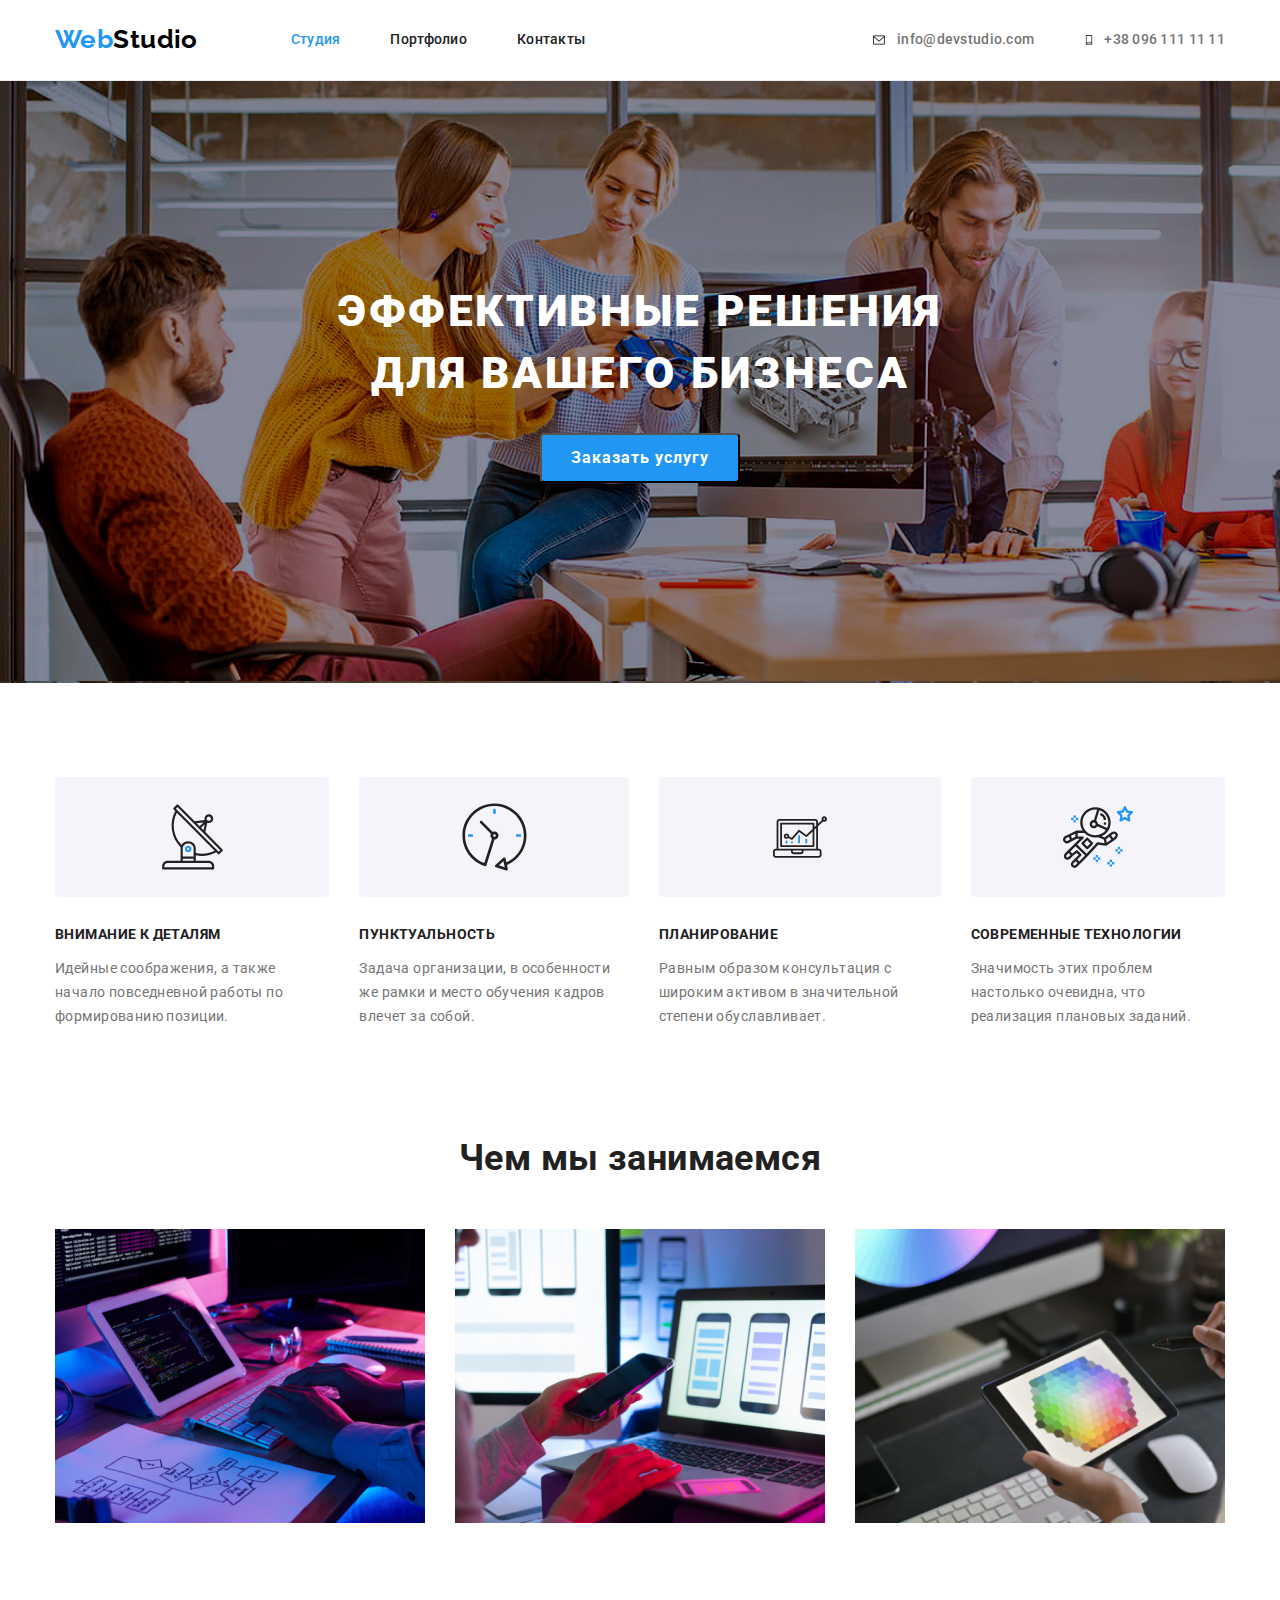
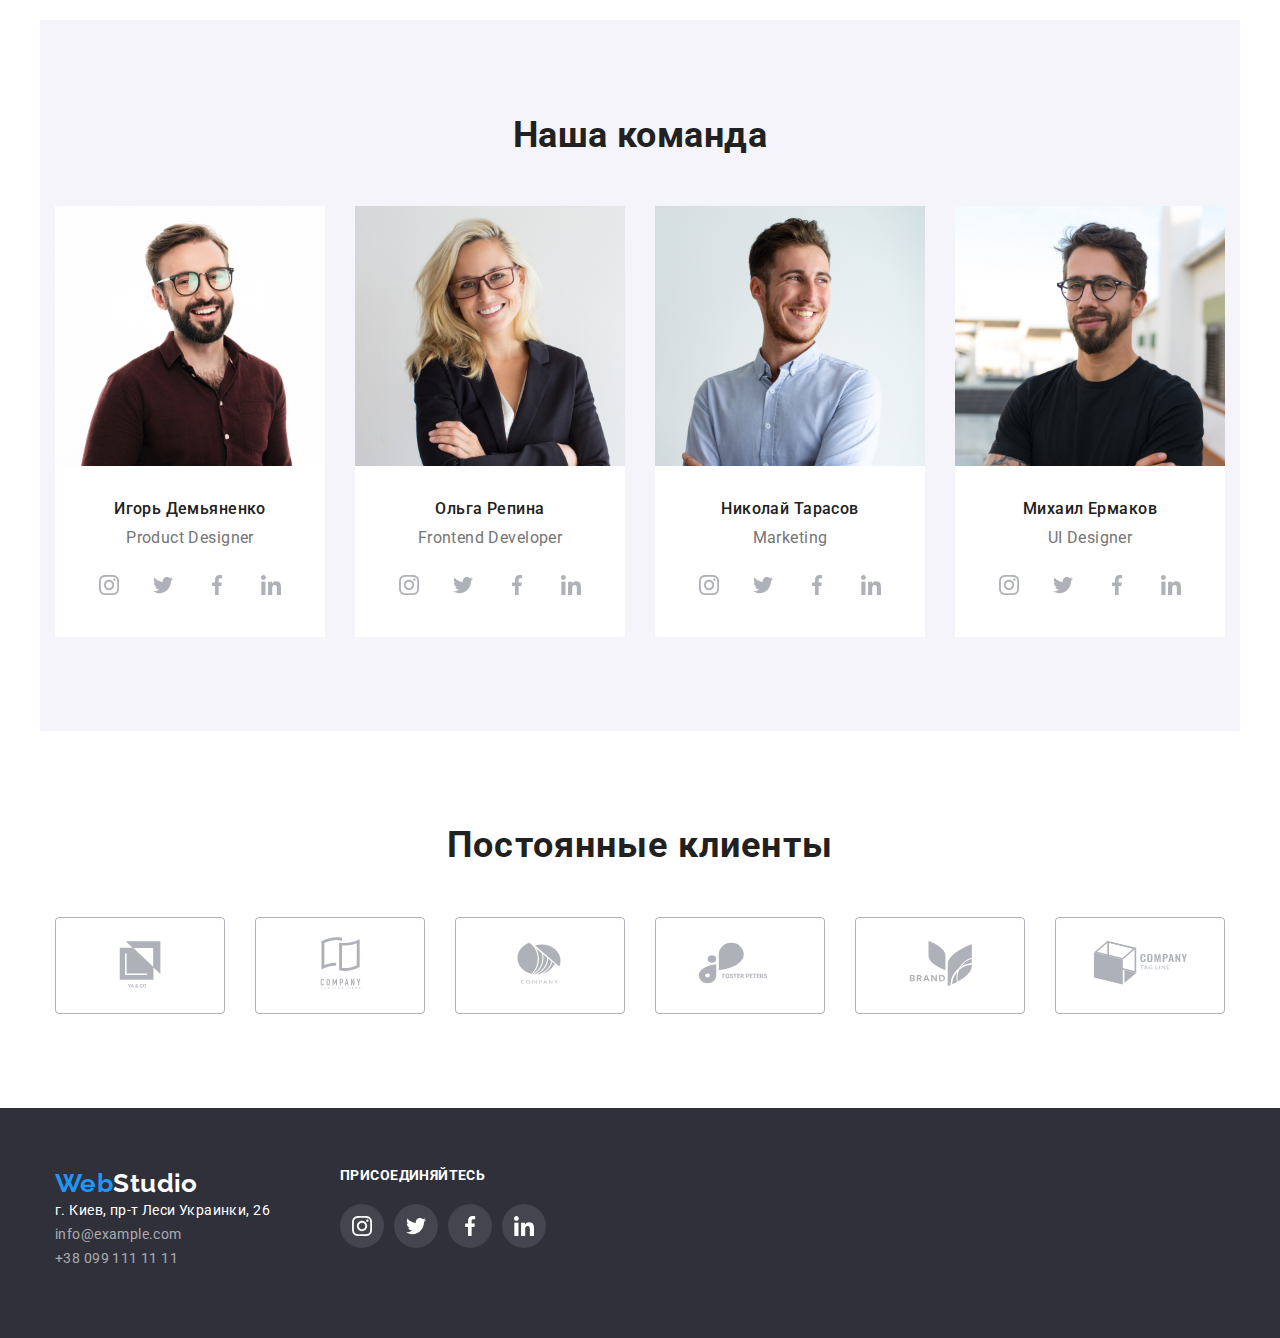
<file: index.html>
<!DOCTYPE html>
<html lang="ru">
<head>
    <meta charset="UTF-8">
    <meta http-equiv="X-UA-Compatible" content="IE=edge">
    <meta name="viewport" content="width=device-width, initial-scale=1.0">
    <title>Studio</title>
    <link rel="preconnect" href="https://fonts.googleapis.com"/>
    <link rel="preconnect" href="https://fonts.gstatic.com" crossorigin/>
    <link href="https://fonts.googleapis.com/css2?family=Raleway:wght@700&family=Roboto:wght@400;500;700;900&display=swap"
        rel="stylesheet"/>
    <link rel="stylesheet" href="https://cdnjs.cloudflare.com/ajax/libs/modern-normalize/1.0.0/modern-normalize.min.css" />
    <link rel="stylesheet" href="./css/styles.css"/>
</head>
<body>
    <header class="header">
        <div class="container main-header">
            <div>            
            <a href="./index.html" class="logo">Web<span>Studio</span></a>
            </div>            
            <nav>
        <ul class="site-nav">                        
            <li class="item">
                <a class="link current" href="./">Студия</a></li>
            <li class="item">
                <a class="link" href="./portfolio.html">Портфолио</a></li>
            <li class="item">
                <a class="link" href="./">Контакты</a></li>                    
        </ul>
            </nav>
              <ul class="address">
            <li class="item">
                
                <a class="mail" href="mailto:info@devstudio.com">
                    <svg class="item-envelope" width="16" height="12">
                        <use href="./images/sprite.svg#icon-envelope"></use>
                    </svg>
                    <span>info@devstudio.com</span></a></li> 
                <a class="number" href="+380961111111">
                    <svg class="item-smartphone" width="10" height="16">
                       <use href="./images/sprite.svg#icon-smartphone"></use>
                    </svg>
                    <span>+38 096 111 11 11</span></a></li>
        </ul>          
        </div>        
    </header>
    <main>
      <section class="hero">
           <h1 class="hero-title">Эффективные решения <br> для вашего бизнеса</h1>
            <button type="button" class="hero-button">Заказать услугу</button>
      </section>
      <section class="section"> 
        <div class="container">
        <h2 class="section-title hidden">Характеристики бизнес решений</h2>
    <ul class="business">
        <li class="item">
            <div class="picture-icon">
            <svg width="65" height="70">
                <use href="./images/sprite.svg#icon-antenna"></use>
            </svg>
            </div>
            <h3 class="title">Внимание к деталям</h3>
            <p class="business-text">Идейные соображения, а также начало повседневной работы по формированию позиции.</p>
        </li>
        <li class="item">
            <div class="picture-icon">
            <svg width="67" height="70">
                <use href="./images/sprite.svg#icon-clock"></use>
            </svg>
            </div>
            <h3 class="title">Пунктуальность</h3>
            <p class="business-text">Задача организации, в особенности же рамки и место обучения кадров влечет за собой.</p>
        </li>
        <li class="item">
            <div class="picture-icon">
            <svg width="70" height="54">
                <use href="./images/sprite.svg#icon-diagram"></use>
            </svg>
            </div>
            <h3 class="title">Планирование</h3>
            <p class="business-text">Равным образом консультация с широким активом в значительной степени обуславливает.</p>
        </li>
        <li class="item">
            <div class="picture-icon">
            <svg width="70" height="70">
                <use href="./images/sprite.svg#icon-astronaut"></use>
            </svg>
            </div>
            <h3 class="title">Современные технологии</h3>
            <p class="business-text">Значимость этих проблем настолько очевидна, что реализация плановых заданий.</p>
        </li>
    </ul>
    </div>
  </section>
  <section class="section what-we-do">
    <div class="container">
    <h2 class="section-title">Чем мы занимаемся</h2>
    <ul class="picture">
        <li class="item"><img src="./images/img-4.jpg" class="picture-image no-gap" alt="Рабочий стол с гаджетами" width="370"></li>
        <li class="item"><img src="./images/img-5.jpg" class="picture-image no-gap" alt="Гаджеты" width="370"></li>
        <li class="item"><img src="./images/img-6.jpg" class="picture-image no-gap" alt="Айпед" width="370"></li>
    </ul>
    </div>
  </section>
  <section  class="section team">
    <div class="container">
    <h2 class="section-title team">Наша команда</h2>
    <ul class="team">
                <li class="item"><img src="./images/img-igor.jpg" class="team-foto" alt="Фото1" width="270">
        <h3 class="title">Игорь Демьяненко</h3>
        <p class="team-text">Product Designer</p>
        <ul class="socials">
            <li class="socials-item">
                <a class="socials-link" href="" >
                    <svg class="socials-icon" width="20" height="20">
                        <use href="./images/sprite.svg#icon-instagram"></use>
                    </svg>
                </a>
            </li>            
            <li class="socials-item">
                <a class="socials-link" href="" >
                    <svg class="socials-icon" width="20" height="20">
                        <use href="./images/sprite.svg#icon-twitter"></use>
                    </svg>
                </a>
            </li>
            <li class="socials-item">
                <a class="socials-link" href="" >
                    <svg class="socials-icon" width="20" height="20">
                        <use href="./images/sprite.svg#icon-facebook"></use>
                    </svg>
                </a>
            </li>
            <li class="socials-item">
                <a class="socials-link" href="" >
                    <svg class="socials-icon" width="20" height="20">
                        <use href="./images/sprite.svg#icon-linkedin"></use>
                    </svg>
                </a>
            </li>
        </ul>
        </li>
        
        <li class="item"><img src="./images/img-olga.jpg" class="team-foto" alt="Фото2" width="270">
        <h3 class="title">Ольга Репина</h3>     
        <p class="team-text">Frontend Developer</p>
        <ul class="socials">
            <li class="socials-item">
                <a class="socials-link" href="">
                    <svg class="socials-icon" width="20" height="20">
                        <use href="./images/sprite.svg#icon-instagram"></use>
                    </svg>
                </a>
            </li>
            <li class="socials-item">
                <a class="socials-link" href="">
                    <svg class="socials-icon" width="20" height="20">
                        <use href="./images/sprite.svg#icon-twitter"></use>
                    </svg>
                </a>
            </li>
            <li class="socials-item">
                <a class="socials-link" href="">
                    <svg class="socials-icon" width="20" height="20">
                        <use href="./images/sprite.svg#icon-facebook"></use>
                    </svg>
                </a>
            </li>
            <li class="socials-item">
                <a class="socials-link" href="">
                    <svg class="socials-icon" width="20" height="20">
                        <use href="./images/sprite.svg#icon-linkedin"></use>
                    </svg>
                </a>
            </li>
        </ul>
        </li>
        
                <li class="item"><img src="./images/img-niki.jpg" class="team-foto" alt="Фото3" width="270">
        <h3 class="title">Николай Тарасов</h3>
        <p class="team-text">Marketing</p>
        <ul class="socials">
            <li class="socials-item">
                <a class="socials-link" href="">
                    <svg class="socials-icon" width="20" height="20">
                        <use href="./images/sprite.svg#icon-instagram"></use>
                    </svg>
                </a>
            </li>
            <li class="socials-item">
                <a class="socials-link" href="">
                    <svg class="socials-icon" width="20" height="20">
                        <use href="./images/sprite.svg#icon-twitter"></use>
                    </svg>
                </a>
            </li>           
            <li class="socials-item">
                <a class="socials-link" href="">
                    <svg class="socials-icon" width="20" height="20">
                        <use href="./images/sprite.svg#icon-facebook"></use>
                    </svg>
                </a>
            </li>
            <li class="socials-item">
                <a class="socials-link" href="">
                    <svg class="socials-icon" width="20" height="20">
                        <use href="./images/sprite.svg#icon-linkedin"></use>
                    </svg>
                </a>
            </li>
        </ul>
         </li>
        
        <li class="item"><img src="./images/img-mik.jpg" class="team-foto" alt="Фото4" width="270">
        <h3 class="title">Михаил Ермаков</h3>
        <p class="team-text">UI Designer</p>
        <ul class="socials">
            <li class="socials-item">
                <a class="socials-link" href="">
                    <svg class="socials-icon" width="20" height="20">
                        <use href="./images/sprite.svg#icon-instagram"></use>
                    </svg>
                </a>
            </li>
            <li class="socials-item">
                <a class="socials-link" href="">
                    <svg class="socials-icon" width="20" height="20">
                        <use href="./images/sprite.svg#icon-twitter"></use>
                    </svg>
                </a>
            </li>
            <li class="socials-item">
                <a class="socials-link" href="">
                    <svg class="socials-icon" width="20" height="20">
                        <use href="./images/sprite.svg#icon-facebook"></use>
                    </svg>
                </a>
            </li>
            <li class="socials-item">
                <a class="socials-link" href="">
                    <svg class="socials-icon" width="20" height="20">
                        <use href="./images/sprite.svg#icon-linkedin"></use>
                    </svg>
                </a>
            </li>
        </ul>
        </li> 
                       
    </ul>
    </div>
  </section> 
  <section class="clients">
    <div class="container">
        <h2 class="clients-titel">Постоянные клиенты</h2>
        <ul class="clients-flex-row">
            <li class="clients-item">
                <a class="clients-link" href="">
                <svg width="106" height="60">
                    <use href="./images/sprite.svg#icon-logo6"></use>
                </svg>
            </a></li>
            <li class="clients-item">
                <a class="clients-link" href="">
                <svg width="106" height="60">
                    <use href="./images/sprite.svg#icon-Logo-1"></use>
                </svg>
            </a></li>
            <li class="clients-item">
                <a class="clients-link" href="">
                <svg width="106" height="60">
                    <use href="./images/sprite.svg#icon-Logo-2"></use>
                </svg>
            </a></li>
            <li class="clients-item">
                <a class="clients-link" href="">
                <svg class="icons_logo" width="106" height="60">
                    <use href="./images/sprite.svg#icon-Logo-3"></use>
                </svg>
            </a></li>
            <li class="clients-item">
                <a class="clients-link" href="">
                <svg width="106" height="60">
                    <use href="./images/sprite.svg#icon-Logo-4"></use>
                </svg>
            </a></li>
            <li class="clients-item">
                <a class="clients-link" href="">
                <svg width="106" height="60">
                    <use href="./images/sprite.svg#icon-Logo-5"></use>
                </svg>
            </a></li>
        </ul>
    </div>
  </section>
</main>
  <footer class="footer">
    <div class="container">
    <div class="footer-flex-row"> 
        <div class="col">
    <a href="./index.html" class="footer-logo">Web<span>Studio</span></a>
<address class="adress-adress">
    <ul class="address-footer">
        <li class="item"><a href="https://bit.ly/3pXMvUd" class="main" target="_blank" rel="noopener noreferrer">г. Киев, пр-т
                Леси Украинки, 26</a></li>
        <li class="item"><a class="mail" href="mailto:info@devstudio.com"  >info@example.com</a></li>
        <li class="item"><a class="number" href="tel:+380991111111">+38 099 111 11 11</a></li>
    </ul>
    </address>
    </div>
    <div class="col">
               <h3 class="socials-footer-titel">присоединяйтесь</h3>
                <ul class="socials">
                    <li class="socials-item">
                          <a class="socials-link" href="">
                            <svg class="socials-icon" width="20" height="20">
                                <use href="./images/sprite.svg#icon-instagram"></use>
                            </svg>
                        </a>
                    </li>
                    <li class="socials-item">
                        <a class="socials-link" href="">
                            <svg class="socials-icon" width="20" height="20">
                                <use href="./images/sprite.svg#icon-twitter"></use>
                            </svg>
                        </a>
                    </li>
                    <li class="socials-item">
                        <a class="socials-link" href="">
                            <svg class="socials-icon" width="20" height="20">
                                <use href="./images/sprite.svg#icon-facebook"></use>
                            </svg>
                        </a>
                    </li>
                    <li class="socials-item">
                        <a class="socials-link" href="">
                            <svg class="socials-icon" width="20" height="20">
                                <use href="./images/sprite.svg#icon-linkedin"></use>
                            </svg>
                        </a>
                    </li>
                </ul>
              </div>
</div>
</div>
</footer>
</body>
</html>
</file>
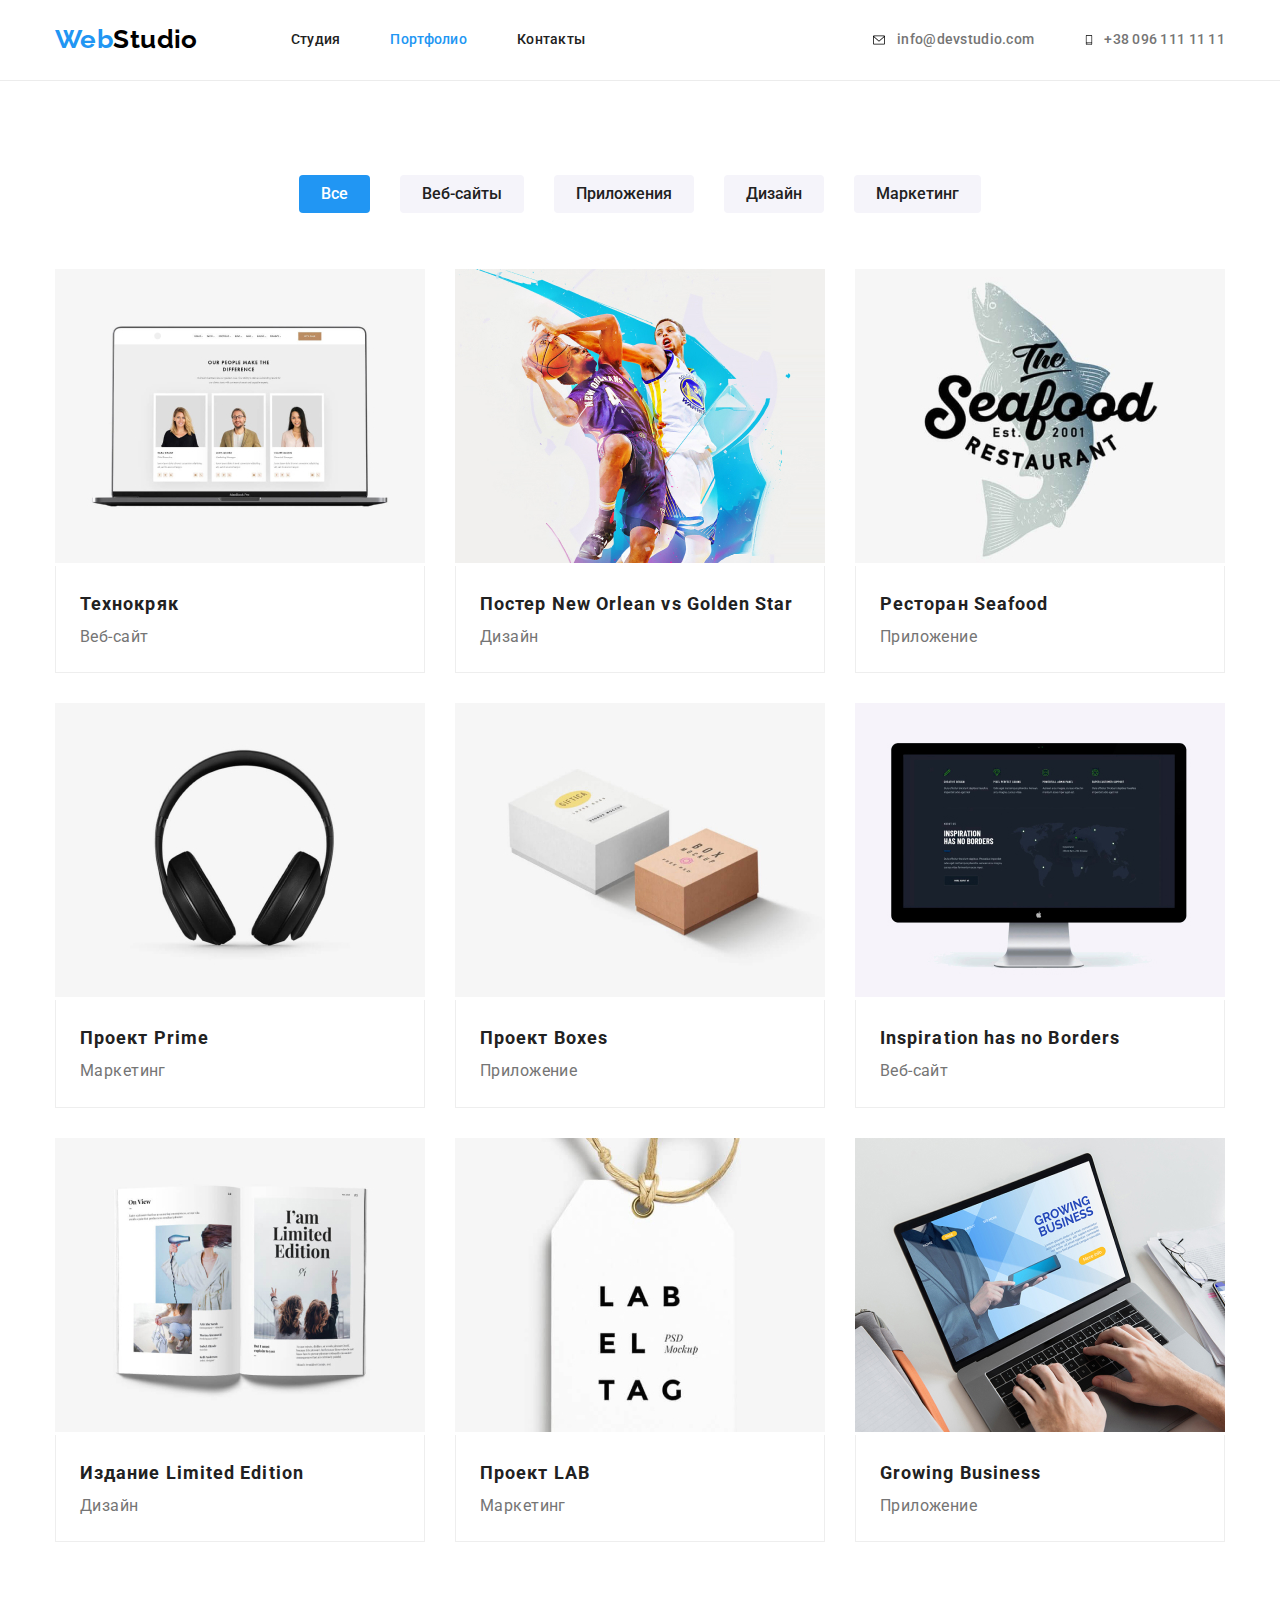
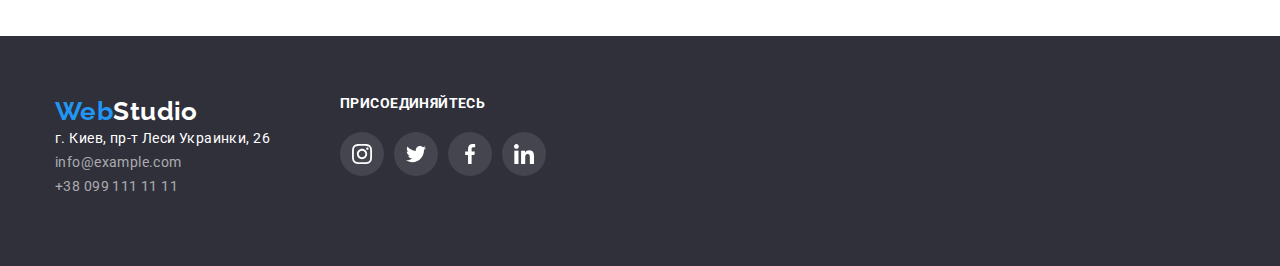
<file: portfolio.html>
<!DOCTYPE html>
 <html lang="ru">
 <head>
    <meta charset="UTF-8">
    <meta http-equiv="X-UA-Compatible" content="IE=edge">
    <meta name="viewport" content="width=device-width, initial-scale=1.0">
    <title>Portfolio</title>
    <link rel="preconnect" href="https://fonts.googleapis.com"/>
    <link rel="preconnect" href="https://fonts.gstatic.com" crossorigin/>
    <link href="https://fonts.googleapis.com/css2?family=Raleway:wght@700&family=Roboto:wght@400;500;700;900&display=swap"
        rel="stylesheet"/>
    <link rel="stylesheet" href="https://cdnjs.cloudflare.com/ajax/libs/modern-normalize/1.0.0/modern-normalize.min.css" />
   <link rel="stylesheet" href="./css/styles.css"/>
</head>
<body>
<header class="header">
    <div class="container main-header">
        <div>
            <a href="./index.html" class="logo">Web<span>Studio</span></a>
        </div>
        <nav>
            <ul class="site-nav">
                <li class="item">
                    <a class="link" href="./">Студия</a>
                </li>
                <li class="item">
                    <a class="link current" href="./portfolio.html">Портфолио</a>
                </li>
                <li class="item">
                    <a class="link" href="./">Контакты</a>
                </li>
            </ul>
        </nav>
        <ul class="address">
            <li class="item">

                <a class="mail" href="mailto:info@devstudio.com">
                    <svg class="item-envelope" width="16" height="12">
                        <use href="./images/sprite.svg#icon-envelope"></use>
                    </svg>
                    <span>info@devstudio.com</span></a>
            </li>
            <a class="number" href="+380961111111">
                <svg class="item-smartphone" width="10" height="16">
                    <use href="./images/sprite.svg#icon-smartphone"></use>
                </svg>
                <span>+38 096 111 11 11</span></a></li>
        </ul>
    </div>
</header>
<main>
    <section class="section">               
    <h1 class="element-invisible">Наши работы</h1>
    <div class="container">
    <ul class="filter">
        <li class="item"><button class="filter-button active" type="button">Все</button></li>
        <li class="item"><button class="filter-button" type="button">Веб-сайты</button></li>
        <li class="item"><button class="filter-button" type="button">Приложения</button></li>
        <li class="item"><button class="filter-button" type="button">Дизайн</button></li>
        <li class="item"><button class="filter-button" type="button">Маркетинг</button></li>
    </ul> 
    </div>
    <div class="container">
        <ul class="cards">            
            <li class="item">
                <div class="card">
                <img src="./images/img1.jpg" alt="Экран с фотографиями" width="370">
                <div class="card-border">
               <h2 class="title">Технокряк</h2>
               <p class="card-text">Веб-сайт</p> 
            </div>
            </div>
            </li>
            <li class="item">
                <div class="card">
                <img src="./images/img2.jpg" alt="Баскетболисты" width="370">
                <div class="card-border">
                <h2 class="title">Постер New Orlean vs Golden Star</h2>
                <p class="card-text">Дизайн</p>
                </div>
                </div>
            </li>
            <li class="item">
                <div class="card">
                <img src="./images/img3.jpg" alt="Эмблема ресторана" width="370">
                <div class="card-border">
                <h2 class="title">Ресторан Seafood</h2>
                <p class="card-text">Приложение</p>
                </div>
                </div>
            </li>
            <li class="item">
                <div class="card">
                <img src="./images/img4.jpg" alt="Наушники накладные" width="370">
                <div class="card-border">
                <h2 class="title">Проект Prime</h2>
                <p class="card-text">Маркетинг</p>
                </div>
                </div>
            </li>
            <li class="item">
                <div class="card">
                <img src="./images/img5.jpg" alt="Коробки" width="370">
                <div class="card-border">
                <h2 class="title">Проект Boxes</h2>
                <p class="card-text">Приложение</p>
                </div>
                </div>
            </li>
            <li class="item">
                <div class="card">
                <img src="./images/img6.jpg" alt="Монитор" width="370">
                <div class="card-border">
                <h2 class="title">Inspiration has no Borders</h2>
                <p class="card-text">Веб-сайт</p>
                </div>
                </div>
            </li>
            <li class="item">
                <div class="card">
                <img src="./images/img7.jpg" alt="Открытая книга" width="370">
                <div class="card-border">
                <h2 class="title">Издание Limited Edition</h2>
                <p class="card-text">Дизайн</p>
                </div>
                </div>
            </li>
            <li class="item">
                <div class="card">
                <img src="./images/img8.jpg" alt="Бирка" width="370">
                <div class="card-border">
                <h2 class="title">Проект LAB</h2>
                <p class="card-text">Маркетинг</p>
                </div>
                </div>
            </li>
            <li class="item">
                <div class="card">
                <img src="./images/img9.jpg" alt="Ноутбук" width="370">
                <div class="card-border">
                <h2 class="title">Growing Business</h2>
                <p class="card-text">Приложение</p>
                </div>
                </div>
            </li>
        </ul>
    </div>
    </section>
</main>
<footer class="footer">
    <div class="container">
        <div class="footer-flex-row">
            <div class="col">
                <a href="./index.html" class="footer-logo">Web<span>Studio</span></a>
                <address class="adress-adress">
                    <ul class="address-footer">
                        <li class="item"><a href="https://bit.ly/3pXMvUd" class="main" target="_blank"
                                rel="noopener noreferrer">г. Киев, пр-т
                                Леси Украинки, 26</a></li>
                        <li class="item"><a class="mail" href="mailto:info@devstudio.com">info@example.com</a></li>
                        <li class="item"><a class="number" href="tel:+380991111111">+38 099 111 11 11</a></li>
                    </ul>
                </address>
            </div>
    <div class="col">
        <h3 class="socials-footer-titel">присоединяйтесь</h3>
        <ul class="socials">
            <li class="socials-item">
                <a class="socials-link" href="">
                    <svg class="socials-icon" width="20" height="20">
                        <use href="./images/sprite.svg#icon-instagram"></use>
                    </svg>
                </a>
            </li>
            <li class="socials-item">
                <a class="socials-link" href="">
                    <svg class="socials-icon" width="20" height="20">
                        <use href="./images/sprite.svg#icon-twitter"></use>
                    </svg>
                </a>
            </li>
            <li class="socials-item">
                <a class="socials-link" href="">
                    <svg class="socials-icon" width="20" height="20">
                        <use href="./images/sprite.svg#icon-facebook"></use>
                    </svg>
                </a>
            </li>
            <li class="socials-item">
                <a class="socials-link" href="">
                    <svg class="socials-icon" width="20" height="20">
                        <use href="./images/sprite.svg#icon-linkedin"></use>
                    </svg>
                </a>
            </li>
        </ul>
    </div>
    </div>
</footer>
</body>
</html>
</file>
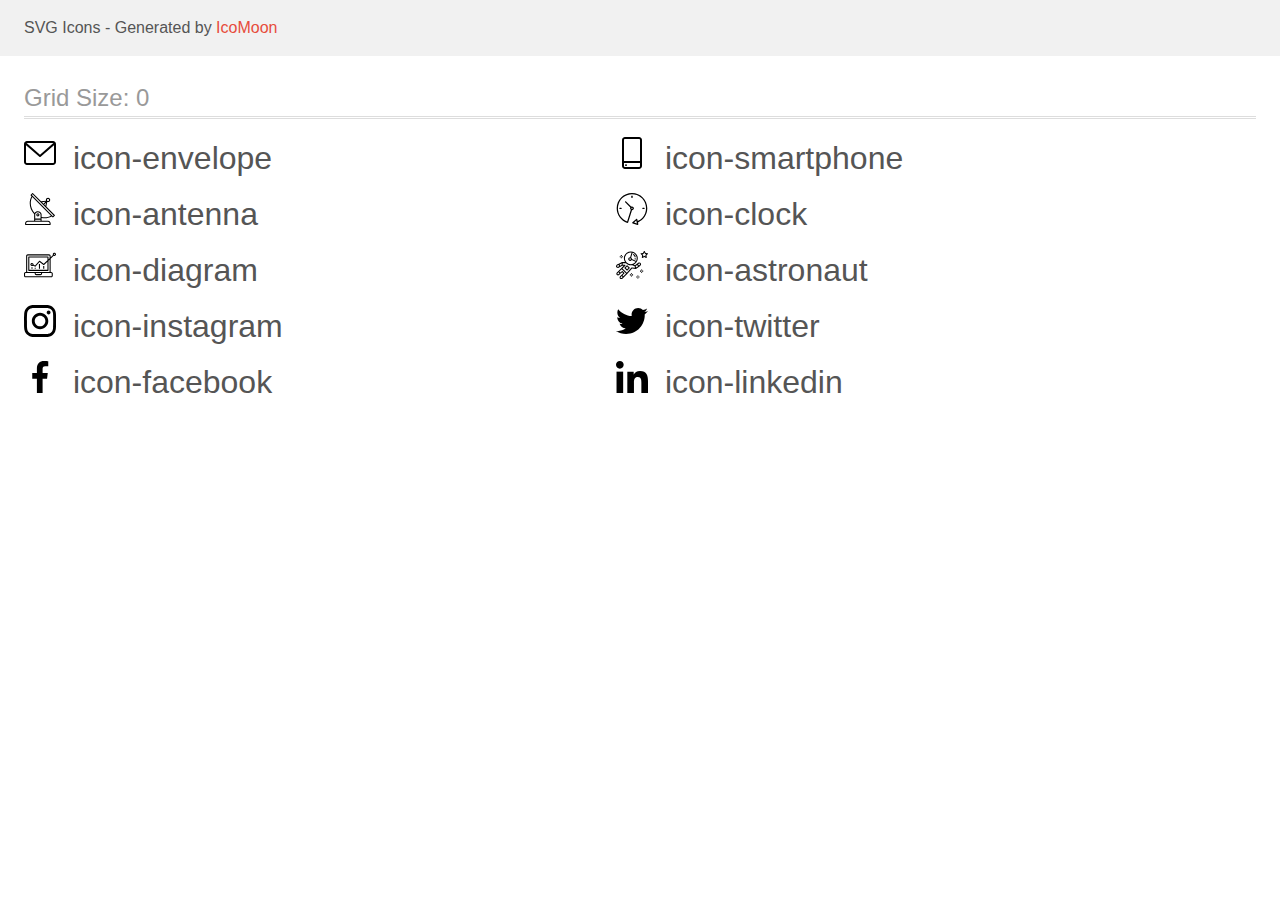
<file: images/icons.svg/icomoon/demo.html>
<!doctype html>
<html>
<head>
    <title>IcoMoon - SVG Icons</title>
    <meta charset="utf-8">
    <meta name="viewport" content="width=device-width, initial-scale=1">
    <link rel="stylesheet" href="demo-files/demo.css">
    <link rel="stylesheet" href="style.css">
</head>
<body>
<svg aria-hidden="true" style="position: absolute; width: 0; height: 0; overflow: hidden;" version="1.1" xmlns="http://www.w3.org/2000/svg" xmlns:xlink="http://www.w3.org/1999/xlink">
<defs>
<symbol id="icon-envelope" viewBox="0 0 32 32">
<path d="M29 4h-26c-1.654 0-3 1.346-3 3v18c0 1.654 1.346 3 3 3h26c1.654 0 3-1.346 3-3v-18c0-1.654-1.346-3-3-3zM29 6c0.136 0 0.265 0.028 0.383 0.077l-13.383 11.599-13.383-11.599c0.118-0.049 0.247-0.077 0.383-0.077h26zM29 26h-26c-0.552 0-1-0.448-1-1v-16.81l13.345 11.565c0.188 0.163 0.422 0.244 0.655 0.244s0.467-0.081 0.655-0.244l13.345-11.565v16.81c0 0.552-0.448 1-1 1z"></path>
</symbol>
<symbol id="icon-smartphone" viewBox="0 0 32 32">
<path d="M23 0h-14c-1.654 0-3 1.346-3 3v26c0 1.654 1.346 3 3 3h14c1.654 0 3-1.346 3-3v-26c0-1.654-1.346-3-3-3zM9 2h14c0.552 0 1 0.448 1 1v21h-16v-21c0-0.552 0.448-1 1-1zM23 30h-14c-0.552 0-1-0.448-1-1v-3h16v3c0 0.552-0.448 1-1 1z"></path>
<path d="M10.707 27.478c0.391 0.365 0.391 0.956 0 1.321s-1.024 0.365-1.414 0c-0.391-0.365-0.391-0.956 0-1.321s1.024-0.365 1.414 0z"></path>
</symbol>
<symbol id="icon-antenna" viewBox="0 0 32 32">
<path d="M30.773 22.098l-8.443-8.505 0.937-4.615c0.242 0.094 0.499 0.144 0.758 0.146h0.006c1.192 0.014 2.17-0.941 2.184-2.133s-0.941-2.17-2.133-2.184c-1.192-0.014-2.17 0.941-2.184 2.133-0.003 0.255 0.039 0.509 0.125 0.749l-4.96 0.605-8.091-8.133c-0.099-0.101-0.235-0.159-0.377-0.16-0.14 0.001-0.274 0.056-0.373 0.155l-1.513 1.504c-0.208 0.208-0.208 0.546 0 0.754l0.814 0.826c-3.153 5.798-2.129 12.978 2.519 17.663 0.043 0.041 0.092 0.074 0.146 0.098-0.034 0.18-0.051 0.364-0.052 0.547v6.187h-6.4c-1.472 0.002-2.665 1.195-2.667 2.667v1.067c0 0.295 0.239 0.533 0.533 0.533h24.533c0.295 0 0.533-0.239 0.533-0.533v-1.067c-0.002-1.472-1.195-2.665-2.667-2.667h-6.4v-2.742c1.003 0.21 2.024 0.317 3.049 0.32 2.458-0.003 4.877-0.615 7.040-1.783l0.818 0.823c0.099 0.101 0.235 0.159 0.377 0.16 0.14-0.001 0.274-0.056 0.373-0.155l1.513-1.504c0.208-0.208 0.208-0.546 0-0.754zM23.28 6.233c0.418-0.415 1.093-0.414 1.508 0.004s0.414 1.093-0.004 1.508c-0.2 0.199-0.47 0.31-0.752 0.31h-0.003c-0.589-0.003-1.064-0.483-1.061-1.072 0.002-0.282 0.115-0.552 0.314-0.751h-0.002zM22.024 9.738l-0.598 2.946-1.175-1.182 1.774-1.763zM21.419 8.836l-1.92 1.909-1.485-1.493 3.405-0.415zM24.004 28.8c0.884 0 1.6 0.716 1.6 1.6v0.533h-23.467v-0.533c0-0.884 0.716-1.6 1.6-1.6h20.267zM16.537 26.667v1.067h-5.333v-1.067h5.333zM11.204 25.6v-4.053c0-1.294 1.196-2.347 2.667-2.347s2.667 1.053 2.667 2.347v4.053h-5.333zM17.604 23.904v-2.357c0-1.882-1.675-3.413-3.733-3.413-1.331-0.020-2.576 0.657-3.281 1.786-4.058-4.274-4.971-10.645-2.279-15.887l18.602 18.708c-2.872 1.461-6.165 1.873-9.309 1.163zM28.893 23.22l-21.057-21.181 0.755-0.752 7.935 7.98c0.004 0 0.006 0.007 0.010 0.010l13.115 13.191-0.757 0.752z"></path>
<path d="M13.876 20.267h-0.005c-0.884-0.001-1.601 0.714-1.602 1.598s0.714 1.601 1.598 1.602h0.005c0.884 0.001 1.601-0.714 1.602-1.598s-0.714-1.601-1.598-1.602zM14.249 22.245c-0.1 0.1-0.236 0.156-0.378 0.155-0.295-0.002-0.532-0.242-0.531-0.536 0.001-0.141 0.057-0.276 0.157-0.375s0.233-0.154 0.373-0.155c0.295 0.002 0.532 0.241 0.53 0.536-0.001 0.141-0.057 0.276-0.157 0.375h0.005z"></path>
</symbol>
<symbol id="icon-clock" viewBox="0 0 32 32">
<path d="M31.297 15.301c-0.002-8.452-6.855-15.303-15.308-15.301s-15.303 6.855-15.301 15.308c0.001 6.658 4.307 12.551 10.649 14.576 0.061 0.019 0.124 0.029 0.187 0.029 0.121-0 0.239-0.032 0.342-0.094 0.135-0.080 0.236-0.207 0.283-0.356l3.865-12.25c1.057-0.005 1.909-0.866 1.903-1.923s-0.866-1.909-1.923-1.903c-0.284 0.001-0.565 0.067-0.82 0.191l-5.106-5.107c-0.253-0.245-0.657-0.238-0.902 0.016-0.239 0.247-0.239 0.639 0 0.886l5.103 5.109c-0.392 0.799-0.168 1.764 0.536 2.309l-3.683 11.673c-7.278-2.681-11.004-10.754-8.323-18.032s10.754-11.004 18.032-8.323 11.004 10.754 8.323 18.032c-1.31 3.556-4.001 6.431-7.462 7.973l-0.398-1.874c-0.073-0.344-0.411-0.565-0.756-0.492-0.109 0.023-0.209 0.074-0.292 0.148l-3.837 3.426c-0.263 0.234-0.287 0.637-0.052 0.9 0.076 0.085 0.174 0.149 0.283 0.184l4.899 1.563c0.335 0.108 0.694-0.077 0.802-0.412 0.034-0.106 0.040-0.219 0.017-0.328l-0.391-1.839c5.664-2.388 9.342-7.942 9.329-14.089v0zM15.992 14.664c0.352 0 0.638 0.286 0.638 0.638s-0.286 0.638-0.638 0.638c-0.352 0-0.638-0.285-0.638-0.638s0.285-0.638 0.638-0.638zM18.093 29.528l2.184-1.948 0.603 2.84-2.787-0.892z"></path>
<path d="M15.354 3.185v1.275c0 0.352 0.285 0.638 0.638 0.638s0.638-0.285 0.638-0.638v-1.275c0-0.352-0.286-0.638-0.638-0.638s-0.638 0.286-0.638 0.638z"></path>
<path d="M3.876 14.664c-0.352 0-0.638 0.286-0.638 0.638s0.285 0.638 0.638 0.638h1.275c0.352 0 0.638-0.285 0.638-0.638s-0.285-0.638-0.638-0.638h-1.275z"></path>
<path d="M28.108 15.939c0.352 0 0.638-0.285 0.638-0.638s-0.285-0.638-0.638-0.638h-1.275c-0.352 0-0.638 0.286-0.638 0.638s0.286 0.638 0.638 0.638h1.275z"></path>
</symbol>
<symbol id="icon-diagram" viewBox="0 0 32 32">
<path d="M14.926 14.965h1.066v4.798h-1.066v-4.797z"></path>
<path d="M19.19 17.097h1.066v2.665h-1.066v-2.665z"></path>
<path d="M10.661 18.696h1.066v1.066h-1.066v-1.066z"></path>
<path d="M7.463 18.163h1.066v1.599h-1.066v-1.599z"></path>
<path d="M1.599 28.291h25.587c0.883 0 1.599-0.716 1.599-1.599v-2.132c0-0.883-0.716-1.599-1.599-1.599h-0.533v-13.293l3.028-2.868c0.703 0.346 1.553 0.136 2.013-0.499s0.396-1.508-0.152-2.068-1.42-0.644-2.065-0.198c-0.644 0.446-0.873 1.292-0.542 2.002l-2.281 2.163v-1.23c0-0.883-0.716-1.599-1.599-1.599h-21.322c-0.883 0-1.599 0.716-1.599 1.599v15.992h-0.533c-0.883 0-1.599 0.716-1.599 1.599v2.132c0 0.883 0.716 1.599 1.599 1.599zM30.384 4.837c0.294 0 0.533 0.239 0.533 0.533s-0.239 0.533-0.533 0.533c-0.294 0-0.533-0.239-0.533-0.533s0.239-0.533 0.533-0.533zM3.198 6.969c0-0.294 0.239-0.533 0.533-0.533h21.322c0.294 0 0.533 0.239 0.533 0.533v2.239l-1.066 1.013v-2.186c0-0.294-0.239-0.533-0.533-0.533h-19.19c-0.294 0-0.533 0.239-0.533 0.533v13.326c0 0.294 0.239 0.533 0.533 0.533h19.19c0.294 0 0.533-0.239 0.533-0.533v-9.674l1.066-1.010v12.284h-22.388v-15.992zM7.996 13.899c-0.721-0.002-1.354 0.478-1.546 1.174s0.105 1.433 0.725 1.801c0.62 0.368 1.41 0.276 1.928-0.226l1.853 0.93c0.215 0.108 0.476 0.057 0.636-0.123l3.939-4.431 3.872 2.901c0.208 0.156 0.498 0.139 0.686-0.039l3.365-3.188v8.131h-18.124v-12.26h18.124v2.66l-3.771 3.572-3.904-2.927c-0.222-0.166-0.534-0.135-0.718 0.072l-3.993 4.493-1.493-0.746c0.011-0.064 0.018-0.129 0.020-0.193 0-0.883-0.716-1.599-1.599-1.599zM8.529 15.498c0 0.294-0.239 0.533-0.533 0.533s-0.533-0.239-0.533-0.533c0-0.294 0.239-0.533 0.533-0.533s0.533 0.239 0.533 0.533zM11.727 24.027h5.331v0.533c0 0.294-0.239 0.533-0.533 0.533h-4.264c-0.294 0-0.533-0.239-0.533-0.533v-0.533zM1.066 24.56c0-0.294 0.239-0.533 0.533-0.533h9.062v0.533c0 0.883 0.716 1.599 1.599 1.599h4.264c0.883 0 1.599-0.716 1.599-1.599v-0.533h9.062c0.294 0 0.533 0.239 0.533 0.533v2.132c0 0.294-0.239 0.533-0.533 0.533h-25.587c-0.294 0-0.533-0.239-0.533-0.533v-2.132z"></path>
</symbol>
<symbol id="icon-astronaut" viewBox="0 0 32 32">
<path d="M31.974 4.524c-0.063-0.193-0.229-0.333-0.43-0.363l-1.91-0.278-0.855-1.731c-0.179-0.365-0.777-0.365-0.956 0l-0.855 1.731-1.91 0.278c-0.201 0.029-0.367 0.17-0.431 0.363-0.062 0.193-0.011 0.405 0.135 0.547l1.383 1.348-0.326 1.903c-0.034 0.2 0.048 0.402 0.212 0.522 0.166 0.121 0.382 0.135 0.562 0.040l1.709-0.899 1.709 0.899c0.078 0.041 0.164 0.061 0.249 0.061 0.11 0 0.221-0.034 0.314-0.102 0.164-0.119 0.246-0.322 0.212-0.522l-0.326-1.903 1.383-1.348c0.145-0.142 0.197-0.354 0.135-0.547zM29.511 5.851c-0.125 0.122-0.183 0.299-0.153 0.472l0.191 1.114-1-0.526c-0.078-0.041-0.163-0.061-0.249-0.061s-0.17 0.020-0.249 0.061l-1.001 0.526 0.191-1.114c0.030-0.173-0.028-0.349-0.153-0.472l-0.81-0.789 1.119-0.163c0.174-0.025 0.324-0.134 0.402-0.292l0.5-1.013 0.5 1.013c0.078 0.157 0.228 0.267 0.402 0.292l1.119 0.163-0.809 0.789z"></path>
<path d="M26.134 20.522h-1.067v1.067h1.067v-1.067z"></path>
<path d="M26.134 22.656h-1.067v1.067h1.067v-1.067z"></path>
<path d="M27.2 21.589h-1.067v1.067h1.067v-1.067z"></path>
<path d="M25.067 21.589h-1.067v1.067h1.067v-1.067z"></path>
<path d="M22.4 26.389h-1.067v1.067h1.067v-1.067z"></path>
<path d="M22.4 28.522h-1.067v1.067h1.067v-1.067z"></path>
<path d="M23.467 27.456h-1.067v1.067h1.067v-1.067z"></path>
<path d="M21.333 27.456h-1.067v1.067h1.067v-1.067z"></path>
<path d="M16 24.256h-1.067v1.067h1.067v-1.067z"></path>
<path d="M16 26.389h-1.067v1.067h1.067v-1.067z"></path>
<path d="M17.067 25.322h-1.067v1.067h1.067v-1.067z"></path>
<path d="M14.933 25.322h-1.067v1.067h1.067v-1.067z"></path>
<path d="M5.867 6.122h-1.067v1.067h1.067v-1.067z"></path>
<path d="M5.867 8.255h-1.067v1.067h1.067v-1.067z"></path>
<path d="M6.933 7.189h-1.067v1.067h1.067v-1.067z"></path>
<path d="M4.8 7.189h-1.067v1.067h1.067v-1.067z"></path>
<path d="M24.715 14.159c-0.287-0.388-0.709-0.637-1.188-0.705-0.481-0.068-0.956 0.058-1.34 0.352l-1.252 0.96-1.898 1.417-1.358-0.541c2.421-1.086 4.114-3.508 4.114-6.32 0-3.823-3.123-6.933-6.961-6.933s-6.961 3.11-6.961 6.933c0 1.386 0.414 2.674 1.12 3.758l-2.764-0.024c-0.002 0-0.003 0-0.005 0-0.009 0-0.015 0.004-0.023 0.005-0.053 0.002-0.105 0.013-0.155 0.031-0.013 0.005-0.026 0.008-0.038 0.013-0.006 0.003-0.013 0.003-0.019 0.006l-3.233 1.596c-0.001 0-0.001 0-0.001 0.001l-1.893 0.911c-0.021 0.009-0.042 0.021-0.063 0.035-0.755 0.502-1.012 1.489-0.598 2.295 0.22 0.429 0.595 0.745 1.056 0.889 0.178 0.055 0.359 0.083 0.539 0.083 0.29 0 0.577-0.071 0.839-0.211l1.388-0.738 2.264-1.169 1.357-0.008-5.442 5.416c-0.001 0.001-0.001 0.001-0.002 0.001l-1.339 1.333c-0.316 0.315-0.49 0.732-0.49 1.178s0.174 0.863 0.49 1.179c0.325 0.323 0.752 0.485 1.179 0.485s0.854-0.162 1.18-0.485l1.314-1.309 1.741-1.3 0.901 0.897-1.762 1.754c-0 0.001-0.001 0.001-0.002 0.001l-1.339 1.333c-0.316 0.315-0.49 0.732-0.49 1.178s0.174 0.863 0.49 1.179c0.325 0.323 0.753 0.485 1.18 0.485s0.855-0.162 1.18-0.485l3.482-3.467c0.001-0.001 0.001-0.001 0.001-0.002l1.010-1-0.004-0.004c0.006-0.006 0.015-0.009 0.022-0.015l5.166-5.658 3.471 0.494c0.025 0.004 0.050 0.005 0.075 0.005 0.065 0 0.127-0.015 0.187-0.038 0.018-0.006 0.033-0.015 0.050-0.023 0.019-0.010 0.039-0.015 0.058-0.027l3.213-2.133c0.012-0.008 0.018-0.021 0.029-0.029 0.013-0.010 0.029-0.014 0.041-0.026l1.271-1.191c0.662-0.62 0.753-1.635 0.212-2.362zM2.13 17.77c-0.173 0.093-0.37 0.111-0.558 0.052-0.187-0.058-0.338-0.186-0.427-0.358-0.161-0.314-0.068-0.695 0.214-0.902l1.314-0.632 0.449 1.312-0.992 0.528zM5.628 15.942l-1.548 0.8-0.439-1.283 2.027-1.001-0.040 1.484zM20.727 9.322c0 0.918-0.219 1.785-0.599 2.559l-4.181-1.899c-0.044-0.573-0.341-1.075-0.788-1.388l1.464-4.86c2.378 0.756 4.105 2.974 4.105 5.588zM8.938 9.322c0-3.235 2.644-5.867 5.894-5.867 0.253 0 0.5 0.021 0.745 0.052l-1.432 4.754c-0.019-0.001-0.037-0.006-0.057-0.006-1.033 0-1.873 0.837-1.873 1.867s0.84 1.867 1.873 1.867c0.694 0 1.294-0.383 1.618-0.945l3.862 1.755c-1.075 1.446-2.795 2.39-4.737 2.39-3.25 0-5.894-2.632-5.894-5.867zM14.894 10.122c0 0.441-0.362 0.8-0.806 0.8s-0.806-0.359-0.806-0.8c0-0.441 0.362-0.8 0.806-0.8s0.806 0.359 0.806 0.8zM2.465 25.146c-0.236 0.234-0.619 0.234-0.854 0.001-0.114-0.114-0.176-0.263-0.176-0.423s0.062-0.309 0.176-0.421l0.962-0.958 0.851 0.848-0.959 0.955zM5.679 28.88c-0.236 0.234-0.619 0.235-0.855 0.001-0.114-0.114-0.176-0.263-0.176-0.423s0.062-0.309 0.176-0.421l0.963-0.959 0.852 0.848-0.96 0.955zM9.16 25.411c-0.001 0-0.001 0-0.002 0.001l-1.765 1.76-0.852-0.848 1.763-1.755c0 0 0 0 0-0s0.001-0.001 0.002-0.001c0.040-0.040 0.065-0.088 0.090-0.135 0.007-0.014 0.020-0.026 0.026-0.040 0.017-0.041 0.019-0.085 0.026-0.129 0.003-0.025 0.014-0.047 0.014-0.073 0-0.036-0.013-0.070-0.020-0.106-0.006-0.032-0.006-0.065-0.019-0.095-0.020-0.050-0.055-0.094-0.091-0.138-0.010-0.012-0.014-0.027-0.025-0.038 0 0 0 0-0.001 0s-0.001-0.002-0.001-0.002l-1.607-1.6c-0.017-0.017-0.039-0.024-0.058-0.038-0.028-0.022-0.055-0.042-0.087-0.058-0.030-0.015-0.061-0.024-0.093-0.033-0.034-0.010-0.067-0.017-0.103-0.020-0.033-0.002-0.063 0.001-0.095 0.005-0.036 0.004-0.069 0.009-0.104 0.020-0.034 0.011-0.063 0.027-0.094 0.045-0.020 0.011-0.042 0.015-0.061 0.029l-1.773 1.324-0.901-0.897 2.399-2.386 4.361 4.289-0.928 0.919zM15.979 18.394c-0.015-0.002-0.030 0.004-0.045 0.003-0.039-0.002-0.076 0.001-0.115 0.007-0.030 0.005-0.059 0.011-0.088 0.021-0.034 0.012-0.065 0.028-0.097 0.047-0.030 0.018-0.057 0.037-0.083 0.061-0.013 0.011-0.028 0.017-0.040 0.029l-4.698 5.146-4.328-4.257 2.833-2.818c0.209-0.208 0.21-0.546 0.002-0.755-0.105-0.105-0.243-0.157-0.381-0.156v-0.001l-2.219 0.013 0.028-1.607 3.104 0.027c1.265 1.294 3.029 2.101 4.981 2.101 0.437 0 0.864-0.045 1.279-0.123 0.040 0.032 0.079 0.065 0.13 0.085l2.41 0.96 0.331 1.644-3.003-0.427zM20.020 18.572l-0.313-1.558 1.446-1.080 0.947 1.257-2.080 1.381zM23.774 15.741l-0.838 0.785-0.931-1.236 0.831-0.637c0.155-0.119 0.351-0.168 0.543-0.143 0.193 0.027 0.364 0.128 0.48 0.284 0.217 0.292 0.18 0.699-0.085 0.947z"></path>
<path d="M13.602 18.544l-2.143-2.133c-0.207-0.207-0.545-0.207-0.753 0l-2.142 2.133c-0.1 0.101-0.157 0.236-0.157 0.378s0.056 0.278 0.157 0.378l2.142 2.133c0.104 0.103 0.241 0.155 0.377 0.155s0.273-0.052 0.376-0.155l2.143-2.133c0.1-0.1 0.157-0.236 0.157-0.378s-0.057-0.278-0.157-0.378zM11.083 20.303l-1.387-1.381 1.387-1.381 1.387 1.381-1.387 1.381z"></path>
<path d="M17.164 5.071l-0.258 1.036c0.071 0.018 1.738 0.452 1.738 2.149h1.067c-0-2.017-1.666-2.965-2.547-3.185z"></path>
<path d="M19.711 9.322h-1.067v1.067h1.067v-1.067z"></path>
</symbol>
<symbol id="icon-instagram" viewBox="0 0 32 32">
<path d="M31.969 9.408c-0.075-1.7-0.35-2.869-0.744-3.882-0.406-1.075-1.032-2.038-1.851-2.838-0.8-0.813-1.769-1.444-2.832-1.844-1.019-0.394-2.182-0.669-3.882-0.744-1.713-0.081-2.257-0.1-6.601-0.1s-4.888 0.019-6.595 0.094c-1.7 0.075-2.869 0.35-3.882 0.744-1.075 0.406-2.038 1.031-2.838 1.85-0.813 0.8-1.444 1.769-1.844 2.832-0.394 1.019-0.669 2.182-0.744 3.882-0.081 1.713-0.1 2.257-0.1 6.601s0.019 4.888 0.094 6.595c0.075 1.7 0.35 2.869 0.744 3.882 0.406 1.075 1.038 2.038 1.85 2.838 0.8 0.813 1.769 1.444 2.832 1.844 1.019 0.394 2.182 0.669 3.882 0.744 1.706 0.075 2.25 0.094 6.595 0.094s4.888-0.019 6.595-0.094c1.7-0.075 2.869-0.35 3.882-0.744 2.151-0.832 3.851-2.532 4.682-4.682 0.394-1.019 0.669-2.182 0.744-3.882 0.075-1.707 0.094-2.251 0.094-6.595s-0.006-4.888-0.081-6.595zM29.087 22.473c-0.069 1.563-0.331 2.407-0.55 2.969-0.538 1.394-1.644 2.5-3.038 3.038-0.563 0.219-1.413 0.481-2.969 0.55-1.688 0.075-2.194 0.094-6.464 0.094s-4.782-0.019-6.464-0.094c-1.563-0.069-2.407-0.331-2.969-0.55-0.694-0.256-1.325-0.663-1.838-1.194-0.531-0.519-0.938-1.144-1.194-1.838-0.219-0.563-0.481-1.413-0.55-2.969-0.075-1.688-0.094-2.194-0.094-6.464s0.019-4.782 0.094-6.464c0.069-1.563 0.331-2.407 0.55-2.969 0.256-0.694 0.663-1.325 1.2-1.838 0.519-0.531 1.144-0.938 1.838-1.194 0.563-0.219 1.413-0.481 2.969-0.55 1.688-0.075 2.194-0.094 6.464-0.094 4.276 0 4.782 0.019 6.464 0.094 1.563 0.069 2.407 0.331 2.969 0.55 0.694 0.256 1.325 0.662 1.838 1.194 0.531 0.519 0.938 1.144 1.194 1.838 0.219 0.563 0.481 1.413 0.55 2.969 0.075 1.688 0.094 2.194 0.094 6.464s-0.019 4.77-0.094 6.458z"></path>
<path d="M16.059 7.783c-4.538 0-8.22 3.682-8.22 8.22s3.682 8.22 8.22 8.22c4.538 0 8.22-3.682 8.22-8.22s-3.682-8.22-8.22-8.22zM16.059 21.335c-2.944 0-5.332-2.388-5.332-5.332s2.388-5.332 5.332-5.332c2.944 0 5.332 2.388 5.332 5.332s-2.388 5.332-5.332 5.332z"></path>
<path d="M26.524 7.458c0 1.060-0.859 1.919-1.919 1.919s-1.919-0.859-1.919-1.919c0-1.060 0.859-1.919 1.919-1.919s1.919 0.859 1.919 1.919z"></path>
</symbol>
<symbol id="icon-twitter" viewBox="0 0 32 32">
<path d="M32 6.078c-1.19 0.522-2.458 0.868-3.78 1.036 1.36-0.812 2.398-2.088 2.886-3.626-1.268 0.756-2.668 1.29-4.16 1.588-1.204-1.282-2.92-2.076-4.792-2.076-3.632 0-6.556 2.948-6.556 6.562 0 0.52 0.044 1.020 0.152 1.496-5.454-0.266-10.28-2.88-13.522-6.862-0.566 0.982-0.898 2.106-0.898 3.316 0 2.272 1.17 4.286 2.914 5.452-1.054-0.020-2.088-0.326-2.964-0.808 0 0.020 0 0.046 0 0.072 0 3.188 2.274 5.836 5.256 6.446-0.534 0.146-1.116 0.216-1.72 0.216-0.42 0-0.844-0.024-1.242-0.112 0.85 2.598 3.262 4.508 6.13 4.57-2.232 1.746-5.066 2.798-8.134 2.798-0.538 0-1.054-0.024-1.57-0.090 2.906 1.874 6.35 2.944 10.064 2.944 12.072 0 18.672-10 18.672-18.668 0-0.29-0.010-0.57-0.024-0.848 1.302-0.924 2.396-2.078 3.288-3.406z"></path>
</symbol>
<symbol id="icon-facebook" viewBox="0 0 32 32">
<path d="M21.329 5.313h2.921v-5.088c-0.504-0.069-2.237-0.225-4.256-0.225-4.212 0-7.097 2.649-7.097 7.519v4.481h-4.648v5.688h4.648v14.312h5.699v-14.311h4.46l0.708-5.688h-5.169v-3.919c0.001-1.644 0.444-2.769 2.735-2.769z"></path>
</symbol>
<symbol id="icon-linkedin" viewBox="0 0 32 32">
<path d="M31.992 32v-0.001h0.008v-11.736c0-5.741-1.236-10.164-7.948-10.164-3.227 0-5.392 1.771-6.276 3.449h-0.093v-2.913h-6.364v21.364h6.627v-10.579c0-2.785 0.528-5.479 3.977-5.479 3.399 0 3.449 3.179 3.449 5.657v10.401h6.62z"></path>
<path d="M0.528 10.636h6.635v21.364h-6.635v-21.364z"></path>
<path d="M3.843 0c-2.121 0-3.843 1.721-3.843 3.843s1.721 3.879 3.843 3.879c2.121 0 3.843-1.757 3.843-3.879-0.001-2.121-1.723-3.843-3.843-3.843v0z"></path>
</symbol>
</defs>
</svg>

<header class="bgc1 clearfix">
<div class="mhl">
    <p>SVG Icons - Generated by <a href="https://icomoon.io/app">IcoMoon</a></p>
</div>
</header>
    <div class="clearfix mhl ptl">
        <h1 class="mvm mtn fgc1">Grid Size: 0</h1>
        <div class="glyph fs1">
            <div class="clearfix pbs">
                <svg class="icon icon-envelope"><use xlink:href="#icon-envelope"></use></svg><span class="name"> icon-envelope</span>
            </div>
        </div>
        <div class="glyph fs1">
            <div class="clearfix pbs">
                <svg class="icon icon-smartphone"><use xlink:href="#icon-smartphone"></use></svg><span class="name"> icon-smartphone</span>
            </div>
        </div>
        <div class="glyph fs1">
            <div class="clearfix pbs">
                <svg class="icon icon-antenna"><use xlink:href="#icon-antenna"></use></svg><span class="name"> icon-antenna</span>
            </div>
        </div>
        <div class="glyph fs1">
            <div class="clearfix pbs">
                <svg class="icon icon-clock"><use xlink:href="#icon-clock"></use></svg><span class="name"> icon-clock</span>
            </div>
        </div>
        <div class="glyph fs1">
            <div class="clearfix pbs">
                <svg class="icon icon-diagram"><use xlink:href="#icon-diagram"></use></svg><span class="name"> icon-diagram</span>
            </div>
        </div>
        <div class="glyph fs1">
            <div class="clearfix pbs">
                <svg class="icon icon-astronaut"><use xlink:href="#icon-astronaut"></use></svg><span class="name"> icon-astronaut</span>
            </div>
        </div>
        <div class="glyph fs1">
            <div class="clearfix pbs">
                <svg class="icon icon-instagram"><use xlink:href="#icon-instagram"></use></svg><span class="name"> icon-instagram</span>
            </div>
        </div>
        <div class="glyph fs1">
            <div class="clearfix pbs">
                <svg class="icon icon-twitter"><use xlink:href="#icon-twitter"></use></svg><span class="name"> icon-twitter</span>
            </div>
        </div>
        <div class="glyph fs1">
            <div class="clearfix pbs">
                <svg class="icon icon-facebook"><use xlink:href="#icon-facebook"></use></svg><span class="name"> icon-facebook</span>
            </div>
        </div>
        <div class="glyph fs1">
            <div class="clearfix pbs">
                <svg class="icon icon-linkedin"><use xlink:href="#icon-linkedin"></use></svg><span class="name"> icon-linkedin</span>
            </div>
        </div>
  </div>
<script defer src="svgxuse.js"></script>
</body>
</html>
</file>
<file: css/styles.css>
:root {
    --primary-text-color: #757575;
    --titel-text-color: #212121;
    --accent-color: #2196F3;
    --primary-bg-color: #ffffff;
}

html {
    box-sizing: border-box;
}

*,
*::before,
*::after {
    box-sizing: inherit;
}

body {
    color: var(--primary-text-color);
    background-color: var(--primary-bg-color);
    font-family: Roboto, sans-serif;
    letter-spacing: 0.03em;
    font-size: 14px;
    margin: 0;
}

ul {
    list-style: none;
    padding: 0;
    margin: 0;
}

a {
    text-decoration: none;
}

/* цвет основного текста #212121*/
/* цвет вторичного текста #757575*/
/* акцент #2196F3 */
/* цвет фона первичный #E5E5E5 */
/* цвет фона вторичный #F5F4FA*/

.container {
    width: 1200px;
    padding-left: 15px;
    padding-right: 15px;
    margin: 0 auto;
    display: block;
}

.container .main-header {
    display: flex;
}

/* Logo */

.logo span {
    color: #000000;
    font-family: Raleway, sans-serif;
    font-weight: 700;
    font-size: 26px;
    line-height: 1.2;
}

.logo {
    margin-right: 93px;
    color: var(--accent-color);
    font-family: Raleway, sans-serif;
    font-weight: 700;
    font-size: 26px;
    line-height: 1.2;
}

/* site-nav */

.header {
    border-bottom: 1px solid #ececec;
}

.main-header {
    display: flex;
    align-items: center;
    padding-top: 24px;
    padding-bottom: 25px;
}

.site-nav {
    display: flex;
    align-items: center;
}

.site-nav .link {
    display: block;
    color: var(--titel-text-color);
    font-weight: 500;
    line-height: 1.14;
    letter-spacing: 0.02em;

}

.site-nav .item:not(:last-child) {
    margin-right: 50px;
}

.site-nav .link:hover,
.site-nav .link:focus {
    color: var(--accent-color);
}

.site-nav .link.current {
    color: var(--accent-color);
}


.icons_logo{
    fill: red;
}

/* address */

.address {
    display: flex;
    margin-left: auto;
}

.item-smartphone {
    margin-right: 10px;
}

.item-envelope {
    margin-right: 10px;
}

.address .item:not(:last-child) {
    margin-right: 50px;
}

.address .mail,
.address .number {
    color: rgba(117, 117, 117, 1);
    font-weight: 500;
    line-height: 1.14;
    letter-spacing: 0.02em;
    display: flex;
    align-items: center;
}

.address .mail:hover,
.address .mail:focus {
    color: var(--accent-color);
}
.header .address .mail:hover svg,
.header .address .mail:focus svg{
    fill: var(--accent-color);
}

.address .number:hover,
.address .number:focus {
    color: var(--accent-color);
}
.header .address .number:hover svg,
.header .address .number:focus svg {
    fill: var(--accent-color);
}
/* address footer */

.clients-flex-row {
    display: flex;
    justify-content: space-between;
}
/* .clients-item {
    width: 170px;
    height: 92px;
    outline: 1px solid red;
} */

.footer .col:nth-child(2) {
    margin-left: 70px;
}

.footer .socials-link {
   background: rgba(255, 255, 255, 0.1);
}
.footer .socials-icon {
    fill: #FFFFFF;
}

.socials-footer-titel {
    color: var(--primary-bg-color);
    font-family: 'Roboto';
        font-weight: 700;
        font-size: 14px;
        line-height: 1.14;
        letter-spacing: 0.03em;
        text-transform: uppercase;

        margin-bottom: 20px;
        margin-top: 0;
            }

.footer-logo span {
    color: var(--primary-bg-color);
    font-family: Raleway, sans-serif;
    font-weight: 700;
    font-size: 26px;
    line-height: 1.2;
}

.footer-logo {
    color: var(--accent-color);
    font-family: Raleway, sans-serif;
    font-weight: 700;
    font-size: 26px;
    line-height: 1.2;
}

footer {
    background-color: #2F303A;
    padding-top: 60px;
    padding-bottom: 60px;
    display: flex;
    
}
.container .footer-flex-row {
    display: flex;
    

}
.footer-titel {
color: #FFFFFF;
font-family: 'Roboto';
    font-weight: 700;
    font-size: 14px;
    line-height: 1.14;
    text-transform: uppercase;
    margin: 0;
   }

.address-footer .main {
    color: #FFFFFF;
    line-height: 1.7;
    font-style: normal;
}

.address-footer .mail,
.address-footer .number {
    color: rgba(255, 255, 255, 0.6);
    line-height: 1.7;
    font-style: normal
}

.address-footer .mail:hover,
.address-footer .mail:focus {
    color: var(--accent-color);
}

.address-footer .number:hover,
.address-footer .number:focus {
    color: var(--accent-color);
}

/* section */

.element-invisible {
    position: absolute;
    width: 1px;
    height: 1px;
    margin: -1px;
    border: 0;
    padding: 0;
    white-space: nowrap;
    clip-path: inset(100%);
    clip: rect(0 0 0 0);
    overflow: hidden;
}

.section {
    padding-top: 94px;
    padding-bottom: 94px;
    display: block;
    max-width: 1200px;
        margin-left: auto;
        margin-right: auto;

}

.section-title {
    color: var(--titel-text-color);
    font-size: 36px;
    line-height: 1.17;
    text-align: center;
    margin: 0;
    margin-bottom: 50px;

}

.section-title.hidden {
    position: absolute;
    width: 1px;
    height: 1px;
    margin: -1px;
    border: 0;
    padding: 0;
    white-space: nowrap;
    clip-path: inset(100%);
    clip: rect(0 0 0 0);
    overflow: hidden;
}

/* hero */

.hero {
    background-color: #2F303A;
    text-align: center;
    padding-bottom: 200px;
    background-image: url('../images/overlay.jpg');
    max-width: 1600px;
    margin: 0 auto;
}

.hero-title {
    margin-top: 0px;
    margin-bottom: 29px;
    color: #FFFFFF;
    font-weight: 900;
    font-size: 44px;
    line-height: 1.4;
    padding-top: 200px;

    text-align: center;
    letter-spacing: 0.06em;
    text-transform: uppercase;
}

/* Picture */

.section.what-we-do {
    padding-top: 0;
    text-align: center;
}

.picture-image no-gap {
    display: block;
}

.picture {
    display: flex;
    align-items: center;
    justify-content: center;
}

.picture .item:not(:last-child) {
    margin-right: 30px;
}

/* team */

.socials {
    display: flex;
    align-items: center;
    justify-content: center;
    gap: 10px;
    padding-bottom: 30px;
   }
 
   .socials-item {  
    width: 44px;
    height: 44px;
} 
.socials-link {
    display: flex;
    align-items: center;
    justify-content: center;
    width: 100%;
    height: 100%;
    color: #AFB1B8;

    background-color: white;
    border-radius: 50%;    
}
 
.socials-icon {
    fill: currentColor;
}

.socials-link:hover,
.socials-link:focus {
    color: #FFFFFF;
    background-color: var(--accent-color);
    }

.section.team {
    background-color: #F5F4FA;
}

.team {
    display: flex;
}

.section-title.team {
    margin-top: 0;
    margin-bottom: 0;
    display: block;
    text-align: center;
}

.team-foto {
    margin-top: 0;
}

.team .item {
    margin-top: 50px;
    background-color: var(--primary-bg-color)
}

.team .item:not(:last-child) {
    margin-right: 30px;
}

.team .title {
    text-align: center;
    padding-top: 30px;
    margin: 0;
    margin-bottom: 10px;
    color: var(--titel-text-color);
    font-weight: 500;
    font-size: 16px;
    line-height: 1.19;
}

.team-text {
    text-align: center;
    margin: 0;
    padding-bottom: 16px;
    font-size: 16px;
    line-height: 1.19;
    /* margin-bottom: 30px; */
}

/* business */

.business .picture-icon {
    display: flex;
    align-items: center;
    justify-content: center;
    background: #F5F4FA;
    border-radius: 4px;
    min-height: 120px;
    margin-bottom: 30px;

}

.container .business {
    display: flex;
    align-items: center;
}

.business .item:not(:last-child) {
    margin-right: 30px;
}

.business .title {
    margin-top: 0;
    margin-bottom: 10;
    color: var(--titel-text-color);
    line-height: 1.14;
    text-transform: uppercase;
    font-size: 14px;
}

.business-text {
    line-height: 1.7;
}

/* card portfolio */

.card-border {
    padding: 20px 24px;
    border-bottom: 1px solid #EEEEEE;
    border-left: 1px solid #EEEEEE;
    border-right: 1px solid #EEEEEE;
}

.cards img {
    width: 100%;
    height: auto;
}

.cards {
    display: flex;
    flex-wrap: wrap;
    margin: 0 -15px;
}
.cards .item {
width: 33.333%;
    padding: 0 15px;
    margin-bottom: 30px;
}
.cards .item:hover {
     box-shadow: 0px 1px 1px rgba(0, 0, 0, 0.12),
     0px 4px 4px rgba(0, 0, 0, 0.06),
     1px 4px 6px rgba(0, 0, 0, 0.16);
}

.cards .item:nth-last-child(-n + 3)
 {
    margin-bottom: 0;
}

.cards .title {
    color: var(--titel-text-color);
    font-size: 18px;
    line-height: 2;
    letter-spacing: 0.06em;
    margin-top: 0;
    margin-bottom: 0;
}

.card-text {
    font-size: 16px;
    line-height: 1.9;
    margin-top: 0;
    margin-bottom: 0;
}
/* clients */

.container .flex-row {
    display: flex;
    align-items: center;
    justify-content: center;
}
.clients-titel {
    font-family: 'Roboto';
    font-weight: 700;
    font-size: 36px;
    line-height: 1.16;
    text-align: center;
    letter-spacing: 0.03em;

    color: var(--titel-text-color);
    padding-top: 94px;
    margin: 0;
    margin-bottom: 50px;
}
.clients-item {
        border: 1px solid #AFB1B8;
        border-radius: 4px;
        margin-bottom: 94px;
        width: 170px;
        }
.clients-item:hover {
    outline: 1px solid var(--accent-color);
}

    .clients-link {
        display: inline-block;
        padding: 16px 32px;
            }

.clients-link svg {
    fill: #AFB1B8;
}
.clients-link:hover svg {
fill: var(--accent-color);
}

    /* button */

.hero-button {
    display: inline-block;
    align-items: center;
    text-align: center;
    letter-spacing: 0.06em;
    cursor: pointer;
    font-family: inherit;
    border-radius: 4px;
    margin-top: 0;
    margin-bottom: 0;

    color: var(--primary-bg-color);
    background-color: #2196F3;
    font-weight: 700;
    font-size: 16px;
    line-height: 1.9;
    width: 200px;
    height: 50px;
}

.hero-button:hover,
.hero-button:focus {
    background-color: #2196F3;
    color: var(--primary-bg-color);
}

/* filter */

.filter {
    display: flex;
    justify-content: center;
    margin: 0 auto 56px;
}

.filter .item:not(:last-child) {
    margin-right: 30px;
}

.filter-button {
    color: var(--titel-text-color);
    background-color: #F5F4FA;
    font-weight: 500;
    font-size: 16px;
    line-height: 1.6;
    text-align: center;
    cursor: pointer;
    font-family: inherit;
    border: none;
    border-radius: 4px;
    padding: 6px 22px;

}

.filter-button:hover,
.filter-button:focus {
    color: var(--primary-bg-color);
    background-color: #2196F3;
}

.filter-button.active {
    background-color: var(--accent-color);
    color: var(--primary-bg-color);
}
</file>
<file: images/icons.svg/icomoon/demo-files/demo.css>
body {
  padding: 0;
  margin: 0;
  font-family: sans-serif;
  font-size: 1em;
  line-height: 1.5;
  color: #555;
  background: #fff;
}
h1 {
  font-size: 1.5em;
  font-weight: normal;
  box-shadow: 0 1px #ddd, 0 2px #fff, 0 3px #ddd;
}
small {
  font-size: .66666667em;
}
a {
  color: #e74c3c;
  text-decoration: none;
}
a:hover, a:focus {
  box-shadow: 0 1px #e74c3c;
}
.bshadow0, input {
  box-shadow: inset 0 -2px #e7e7e7;
}
input:hover {
  box-shadow: inset 0 -2px #ccc;
}
input, fieldset {
  font-size: 1em;
  margin: 0;
  padding: 0;
  border: 0;
}
input {
  color: inherit;
  line-height: 1.5;
  height: 1.5em;
  padding: .25em 0;
}
input:focus {
  outline: none;
  box-shadow: inset 0 -2px #449fdb;
}
.glyph {
  font-size: 16px;
  margin-right: 1.5em;
  float: left;
  width: 17em;
}
svg {
  color: #000;
}
.liga {
  width: 80%;
  width: calc(100% - 2.5em);
}
.talign-right {
  text-align: right;
}
.talign-center {
  text-align: center;
}
.bgc1 {
  background: #f1f1f1;
}
.fgc0 {
  color: #000;
}
.fgc1 {
  color: #999;
}
p {
  margin-top: 1em;
  margin-bottom: 1em;
}
.mvm {
  margin-top: .75em;
  margin-bottom: .75em;
}
.mtn {
  margin-top: 0;
}
.mtl, .mal {
  margin-top: 1.5em;
}
.mbl, .mal {
  margin-bottom: 1.5em;
}
.mal, .mhl {
  margin-left: 1.5em;
  margin-right: 1.5em;
}
.mhmm {
  margin-left: 1em;
  margin-right: 1em;
}
.ptl {
  padding-top: 1.5em;
}
.pbs, .pvs {
  padding-bottom: .25em;
}
.pvs, .pts {
  padding-top: .25em;
}
.unit {
  float: left;
}
.unitRight {
  float: right;
}
.size1of2 {
  width: 50%;
}
.size1of1 {
  width: 100%;
}
.clearfix:before, .clearfix:after {
  content: " ";
  display: table;
}
.clearfix:after {
  clear: both;
}
.hidden-true {
  display: none;
}
.textbox0 {
  width: 3em;
  background: #f1f1f1;
  padding: .25em .5em;
  line-height: 1.5;
  height: 1.5em;
}
.fs0 {
  font-size: 16px;
}
.fs1 {
  font-size: 32px;
}
.name {
  margin-left: .25em;
}
</file>
<file: images/icons.svg/icomoon/style.css>
.icon {
  display: inline-block;
  width: 1em;
  height: 1em;
  stroke-width: 0;
  stroke: currentColor;
  fill: currentColor;
}

/* ==========================================
Single-colored icons can be modified like so:
.icon-name {
  font-size: 32px;
  color: red;
}
========================================== */
</file>
